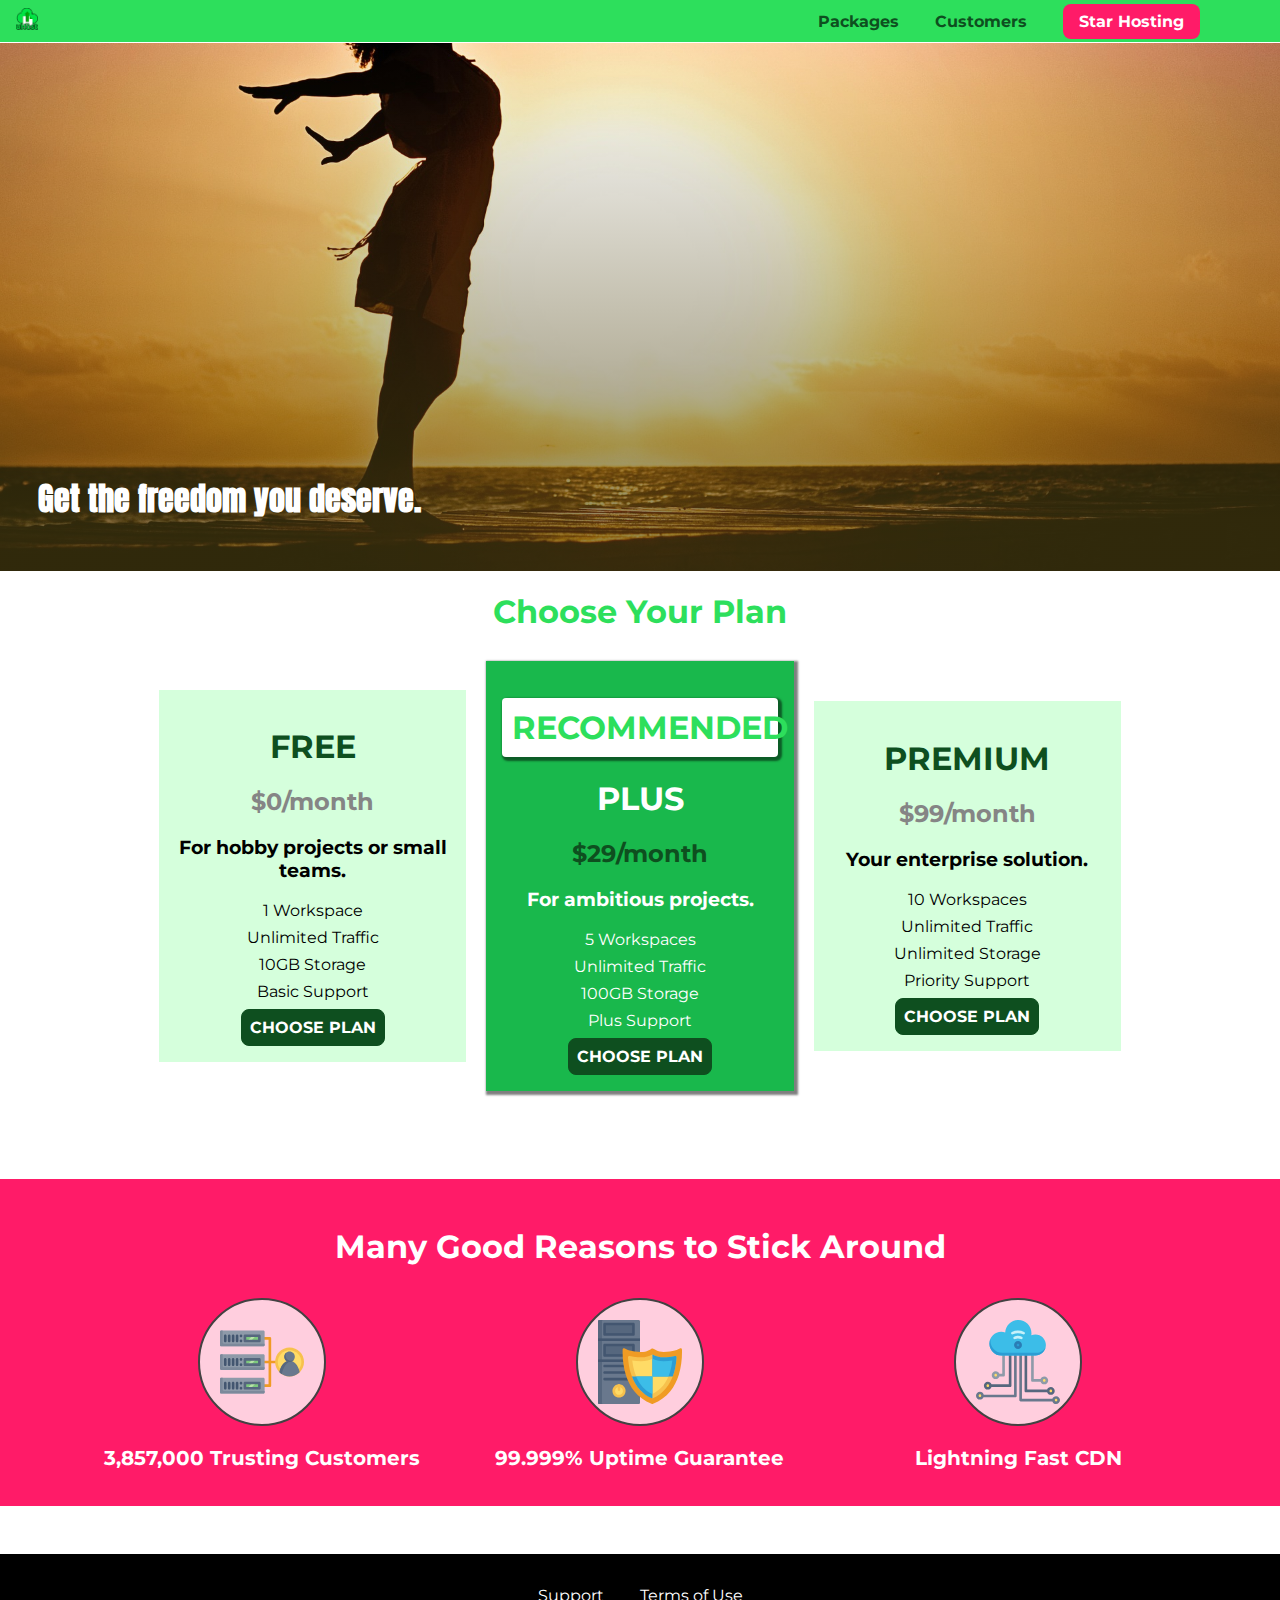
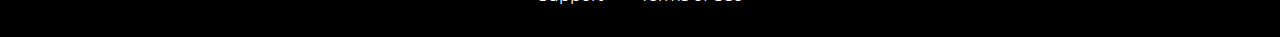
<file: basics/index.html>
<!DOCTYPE html>
<html lang="en">

<head>
    <meta charset="UTF-8">
    <meta http-equiv="X-UA-Compatible" content="ie=edge">
    <title>uHost</title>
    <link rel="shortcut icon" href="favicon.png">
    <link rel="preconnect" href="https://fonts.googleapis.com">
    <link rel="preconnect" href="https://fonts.gstatic.com" crossorigin>
    <link href="https://fonts.googleapis.com/css2?family=Anton&family=Montserrat:wght@400;700&display=swap" rel="stylesheet"> 
    <link rel="stylesheet" href="shared.css">
    <link rel="stylesheet" href="main.css">
</head>

<body>
    <header class="main-header">
        <div>
            <a href="index.html" class="main-header__brand">
                <img src="./images/uhost-icon.png" alt="uHost - Your favorite hosting company">
            </a>
        </div>
        <nav class="main-nav">
            <ul class="main-nav__items">
                <li class="main-nav__item">
                    <a href="packages/index.html">Packages</a>
                </li>
                <li class="main-nav__item">
                    <a href="customers/index.html">Customers</a>
                </li>
                <li class="main-nav__item main-nav__item--cta">
                    <a href="start-hosting/index.html">Star Hosting</a>
                </li>
            </ul>
        </nav>
    </header>

    <main>
        <section id="product-overview">
            <h1>Get the freedom you deserve.</h1>
        </section>
        <section id="plans">
            <h1 class="section-title">Choose Your Plan</h1>
            <div class="plan__list">
                <article class="plan">
                    <h1 class="plan__title">FREE</h1>
                    <h2 class="plan__price">$0/month</h2>
                    <h3>For hobby projects or small teams.</h3>
                    <ul class="plan__features">
                        <li class="plan__feature">1 Workspace</li>
                        <li class="plan__feature">Unlimited Traffic</li>
                        <li class="plan__feature">10GB Storage</li>
                        <li class="plan__feature">Basic Support</li>
                    </ul>
                    <div>
                        <button class="button">CHOOSE PLAN</button>
                    </div>
                </article>
                <article class="plan plan--highlighted">
                    <h1 class="plan__annotation">RECOMMENDED</h1>
                    <h1 class="plan__title">PLUS</h1>
                    <h2 class="plan__price">$29/month</h2>
                    <h3>For ambitious projects.</h3>
                    <ul class="plan__features">
                        <li class="plan__feature">5 Workspaces</li>
                        <li class="plan__feature">Unlimited Traffic</li>
                        <li class="plan__feature">100GB Storage</li>
                        <li class="plan__feature">Plus Support</li>
                    </ul>
                    <div>
                        <button class="button">CHOOSE PLAN</button>
                    </div>
                </article>
                <article class="plan">
                    <h1 class="plan__title">PREMIUM</h1>
                    <h2 class="plan__price">$99/month</h2>
                    <h3>Your enterprise solution.</h3>
                    <ul class="plan__features">
                        <li class="plan__feature">10 Workspaces</li>
                        <li class="plan__feature">Unlimited Traffic</li>
                        <li class="plan__feature">Unlimited Storage</li>
                        <li class="plan__feature">Priority Support</li>
                    </ul>
                    <div>
                        <button class="button">CHOOSE PLAN</button>
                    </div>
                </article>
            </div>
        </section>
        <section id="key-features">
            <h1 class="section-title">Many Good Reasons to Stick Around</h1>
            <ul class="key-features__list">
                <li class="key-feature">
                    <div class="key-feature__image">
                        <svg viewBox="0 0 512 512">
                            <path style="fill:#F09B24;" d="M344,248h-32V112c0-4.418-3.582-8-8-8h-40c-4.418,0-8,3.582-8,8s3.582,8,8,8h32v128h-32  c-4.418,0-8,3.582-8,8s3.582,8,8,8h32v128h-32c-4.418,0-8,3.582-8,8s3.582,8,8,8h40c4.418,0,8-3.582,8-8V264h32c4.418,0,8-3.582,8-8  S348.418,248,344,248z"
                            />
                            <path style="fill:#8E9AA9;" d="M264,64H8c-4.418,0-8,3.582-8,8v80c0,4.418,3.582,8,8,8h256c4.418,0,8-3.582,8-8V72  C272,67.582,268.418,64,264,64z"
                            />
                            <path style="fill:#7C899B;" d="M24,144c-4.418,0-8-3.582-8-8V64H8c-4.418,0-8,3.582-8,8v80c0,4.418,3.582,8,8,8h256  c4.418,0,8-3.582,8-8v-8H24z"
                            />
                            <rect x="152" y="96" style="fill:#B8E3A8;" width="88" height="32" />
                            <g>
                                <polygon style="fill:#7EC97D;" points="152,96 152,128 166,128 198,96  " />
                                <polygon style="fill:#7EC97D;" points="220,96 188,128 240,128 240,96  " />
                            </g>
                            <path style="fill:#56677E;" d="M240,136h-88c-4.418,0-8-3.582-8-8V96c0-4.418,3.582-8,8-8h88c4.418,0,8,3.582,8,8v32  C248,132.418,244.418,136,240,136z M160,120h72v-16h-72V120z"
                            />
                            <g>
                                <path style="fill:#435670;" d="M32,136c-4.418,0-8-3.582-8-8V96c0-4.418,3.582-8,8-8s8,3.582,8,8v32C40,132.418,36.418,136,32,136z   "
                                />
                                <path style="fill:#435670;" d="M56,136c-4.418,0-8-3.582-8-8V96c0-4.418,3.582-8,8-8s8,3.582,8,8v32C64,132.418,60.418,136,56,136z   "
                                />
                                <path style="fill:#435670;" d="M80,136c-4.418,0-8-3.582-8-8V96c0-4.418,3.582-8,8-8s8,3.582,8,8v32C88,132.418,84.418,136,80,136z   "
                                />
                                <path style="fill:#435670;" d="M104,136c-4.418,0-8-3.582-8-8V96c0-4.418,3.582-8,8-8s8,3.582,8,8v32   C112,132.418,108.418,136,104,136z"
                                />
                                <path style="fill:#435670;" d="M128,105c-4.418,0-8-3.582-8-8v-1c0-4.418,3.582-8,8-8s8,3.582,8,8v1   C136,101.418,132.418,105,128,105z"
                                />
                                <path style="fill:#435670;" d="M128,136c-4.418,0-8-3.582-8-8v-1c0-4.418,3.582-8,8-8s8,3.582,8,8v1   C136,132.418,132.418,136,128,136z"
                                />
                            </g>
                            <path style="fill:#8E9AA9;" d="M264,208H8c-4.418,0-8,3.582-8,8v80c0,4.418,3.582,8,8,8h256c4.418,0,8-3.582,8-8v-80  C272,211.582,268.418,208,264,208z"
                            />
                            <path style="fill:#7C899B;" d="M24,288c-4.418,0-8-3.582-8-8v-72H8c-4.418,0-8,3.582-8,8v80c0,4.418,3.582,8,8,8h256  c4.418,0,8-3.582,8-8v-8H24z"
                            />
                            <rect x="152" y="240" style="fill:#B8E3A8;" width="88" height="32" />
                            <g>
                                <polygon style="fill:#7EC97D;" points="152,240 152,272 166,272 198,240  " />
                                <polygon style="fill:#7EC97D;" points="220,240 188,272 240,272 240,240  " />
                            </g>
                            <path style="fill:#56677E;" d="M240,280h-88c-4.418,0-8-3.582-8-8v-32c0-4.418,3.582-8,8-8h88c4.418,0,8,3.582,8,8v32  C248,276.418,244.418,280,240,280z M160,264h72v-16h-72V264z"
                            />
                            <g>
                                <path style="fill:#435670;" d="M32,280c-4.418,0-8-3.582-8-8v-32c0-4.418,3.582-8,8-8s8,3.582,8,8v32C40,276.418,36.418,280,32,280   z"
                                />
                                <path style="fill:#435670;" d="M56,280c-4.418,0-8-3.582-8-8v-32c0-4.418,3.582-8,8-8s8,3.582,8,8v32C64,276.418,60.418,280,56,280   z"
                                />
                                <path style="fill:#435670;" d="M80,280c-4.418,0-8-3.582-8-8v-32c0-4.418,3.582-8,8-8s8,3.582,8,8v32C88,276.418,84.418,280,80,280   z"
                                />
                                <path style="fill:#435670;" d="M104,280c-4.418,0-8-3.582-8-8v-32c0-4.418,3.582-8,8-8s8,3.582,8,8v32   C112,276.418,108.418,280,104,280z"
                                />
                                <path style="fill:#435670;" d="M128,249c-4.418,0-8-3.582-8-8v-1c0-4.418,3.582-8,8-8s8,3.582,8,8v1   C136,245.418,132.418,249,128,249z"
                                />
                                <path style="fill:#435670;" d="M128,280c-4.418,0-8-3.582-8-8v-1c0-4.418,3.582-8,8-8s8,3.582,8,8v1   C136,276.418,132.418,280,128,280z"
                                />
                            </g>
                            <path style="fill:#8E9AA9;" d="M264,352H8c-4.418,0-8,3.582-8,8v80c0,4.418,3.582,8,8,8h256c4.418,0,8-3.582,8-8v-80  C272,355.582,268.418,352,264,352z"
                            />
                            <path style="fill:#7C899B;" d="M24,432c-4.418,0-8-3.582-8-8v-72H8c-4.418,0-8,3.582-8,8v80c0,4.418,3.582,8,8,8h256  c4.418,0,8-3.582,8-8v-8H24z"
                            />
                            <rect x="152" y="384" style="fill:#B8E3A8;" width="88" height="32" />
                            <g>
                                <polygon style="fill:#7EC97D;" points="152,384 152,416 166,416 198,384  " />
                                <polygon style="fill:#7EC97D;" points="220,384 188,416 240,416 240,384  " />
                            </g>
                            <path style="fill:#56677E;" d="M240,424h-88c-4.418,0-8-3.582-8-8v-32c0-4.418,3.582-8,8-8h88c4.418,0,8,3.582,8,8v32  C248,420.418,244.418,424,240,424z M160,408h72v-16h-72V408z"
                            />
                            <g>
                                <path style="fill:#435670;" d="M32,424c-4.418,0-8-3.582-8-8v-32c0-4.418,3.582-8,8-8s8,3.582,8,8v32C40,420.418,36.418,424,32,424   z"
                                />
                                <path style="fill:#435670;" d="M56,424c-4.418,0-8-3.582-8-8v-32c0-4.418,3.582-8,8-8s8,3.582,8,8v32C64,420.418,60.418,424,56,424   z"
                                />
                                <path style="fill:#435670;" d="M80,424c-4.418,0-8-3.582-8-8v-32c0-4.418,3.582-8,8-8s8,3.582,8,8v32C88,420.418,84.418,424,80,424   z"
                                />
                                <path style="fill:#435670;" d="M104,424c-4.418,0-8-3.582-8-8v-32c0-4.418,3.582-8,8-8s8,3.582,8,8v32   C112,420.418,108.418,424,104,424z"
                                />
                                <path style="fill:#435670;" d="M128,393c-4.418,0-8-3.582-8-8v-1c0-4.418,3.582-8,8-8s8,3.582,8,8v1   C136,389.418,132.418,393,128,393z"
                                />
                                <path style="fill:#435670;" d="M128,424c-4.418,0-8-3.582-8-8v-1c0-4.418,3.582-8,8-8s8,3.582,8,8v1   C136,420.418,132.418,424,128,424z"
                                />
                            </g>
                            <path style="fill:#F7C14D;" d="M424,168c-48.523,0-88,39.477-88,88s39.477,88,88,88s88-39.477,88-88S472.523,168,424,168z" />
                            <path style="fill:#FFDB66;" d="M424,184c-39.701,0-72,32.299-72,72s32.299,72,72,72s72-32.299,72-72S463.701,184,424,184z" />
                            <path style="fill:#69788D;" d="M484.893,314.16C476.393,274.588,451.922,248,424,248s-52.393,26.588-60.893,66.16  c-0.605,2.82,0.354,5.749,2.511,7.664C381.731,336.124,402.465,344,424,344s42.269-7.876,58.381-22.176  C484.539,319.909,485.498,316.98,484.893,314.16z"
                            />
                            <path style="fill:#56677E;" d="M434.053,249.171C430.768,248.403,427.411,248,424,248c-27.922,0-52.393,26.588-60.893,66.16  c-0.605,2.82,0.354,5.749,2.511,7.664c3.383,3.002,6.979,5.703,10.734,8.125C384.904,286.243,407.373,255.378,434.053,249.171z"
                            />
                            <path style="fill:#69788D;" d="M424,192c-17.645,0-32,14.355-32,32s14.355,32,32,32s32-14.355,32-32S441.645,192,424,192z" />
                            <path style="fill:#56677E;" d="M432,248c-17.645,0-32-14.355-32-32c0-6.783,2.128-13.076,5.742-18.258  C397.444,203.53,392,213.138,392,224c0,17.645,14.355,32,32,32c10.862,0,20.471-5.444,26.258-13.742  C445.076,245.872,438.783,248,432,248z"
                            />

                        </svg>
                    </div>
                    <p class="key-feature__description">3,857,000 Trusting Customers</p>
                </li>
                <li class="key-feature">
                    <div class="key-feature__image">
                        <svg viewBox="0 0 512 512">
                            <path style="fill:#69788D;" d="M248,0H8C3.582,0,0,3.582,0,8v496c0,4.418,3.582,8,8,8h240c4.418,0,8-3.582,8-8V8  C256,3.582,252.418,0,248,0z"
                            />
                            <path style="fill:#56677E;" d="M24,504V8c0-4.418,3.582-8,8-8H8C3.582,0,0,3.582,0,8v496c0,4.418,3.582,8,8,8h24  C27.582,512,24,508.418,24,504z"
                            />
                            <g>
                                <rect x="0" y="112" style="fill:#435670;" width="256" height="16" />
                                <rect x="0" y="240" style="fill:#435670;" width="256" height="16" />
                            </g>
                            <path style="fill:#F7C14D;" d="M128,392c-22.056,0-40,17.944-40,40s17.944,40,40,40s40-17.944,40-40S150.056,392,128,392z" />
                            <path style="fill:#FFDB66;" d="M128,408c-13.233,0-24,10.767-24,24s10.767,24,24,24s24-10.767,24-24S141.233,408,128,408z" />
                            <path style="fill:#F7C14D;" d="M128,392c-2.739,0-5.414,0.278-8,0.805V424c0,4.418,3.582,8,8,8c4.418,0,8-3.582,8-8v-31.195  C133.414,392.278,130.739,392,128,392z"
                            />
                            <g>
                                <path style="fill:#435670;" d="M216,288H40c-4.418,0-8-3.582-8-8s3.582-8,8-8h176c4.418,0,8,3.582,8,8S220.418,288,216,288z"
                                />
                                <path style="fill:#435670;" d="M216,328H40c-4.418,0-8-3.582-8-8s3.582-8,8-8h176c4.418,0,8,3.582,8,8S220.418,328,216,328z"
                                />
                                <path style="fill:#435670;" d="M216,368H40c-4.418,0-8-3.582-8-8s3.582-8,8-8h176c4.418,0,8,3.582,8,8S220.418,368,216,368z"
                                />
                                <path style="fill:#435670;" d="M216,16H40c-4.418,0-8,3.582-8,8v64c0,4.418,3.582,8,8,8h176c4.418,0,8-3.582,8-8V24   C224,19.582,220.418,16,216,16z"
                                />
                            </g>
                            <rect x="48" y="32" style="fill:#56677E;" width="160" height="48" />
                            <path style="fill:#435670;" d="M216,144H40c-4.418,0-8,3.582-8,8v64c0,4.418,3.582,8,8,8h176c4.418,0,8-3.582,8-8v-64  C224,147.582,220.418,144,216,144z"
                            />
                            <rect x="48" y="160" style="fill:#56677E;" width="160" height="48" />
                            <path style="fill:#F09B24;" d="M511.747,180.237c-0.194-6.537-8.107-10.107-13.135-5.894c-5.6,4.693-42.904,21.282-98.514,21.282  c-33.45,0-64.625-20.999-64.929-21.206c-2.9-1.991-6.764-1.85-9.512,0.346c-2.677,2.135-27.201,20.86-63.793,20.86  c-55.607,0-92.914-16.589-98.515-21.282c-5.028-4.211-12.941-0.645-13.135,5.894c-1.634,54.834,4.655,105.941,18.693,151.903  c12.096,39.604,29.759,74.047,52.497,102.373c27.538,34.304,62.743,59.882,104.66,76.045c3.069,1.918,6.757,1.921,9.83,0  c41.917-16.163,77.122-41.741,104.66-76.045c22.738-28.326,40.401-62.77,52.497-102.373  C507.092,286.179,513.381,235.071,511.747,180.237z"
                            />
                            <path style="fill:#F7C14D;" d="M476.21,221.226c-1.953-1.631-4.568-2.235-7.036-1.628c-21.686,5.327-44.926,8.028-69.075,8.028  c-25.926,0-49.633-8.975-64.955-16.504c-2.307-1.134-5.016-1.091-7.284,0.116c-14.059,7.477-36.919,16.388-65.994,16.388  c-24.153,0-47.394-2.701-69.075-8.028c-5.155-1.268-10.221,2.966-9.894,8.261c2.077,33.693,7.668,65.635,16.616,94.935  c22.774,74.565,66.139,126.334,128.888,153.868c2.032,0.891,4.397,0.891,6.43,0c61.777-27.107,104.716-78.876,127.62-153.868  c8.948-29.3,14.539-61.241,16.616-94.935C479.224,225.319,478.163,222.856,476.21,221.226z"
                            />
                            <path style="fill:#FFDB66;" d="M331.609,451.727c-52.604-25.289-89.304-70.987-109.144-135.944  c-6.532-21.39-11.162-44.336-13.82-68.447c17.133,2.852,34.952,4.291,53.22,4.291c29.394,0,53.376-7.793,69.978-15.561  c17.44,7.736,41.656,15.561,68.256,15.561c18.267,0,36.085-1.439,53.219-4.291c-2.659,24.112-7.288,47.06-13.82,68.448  C419.545,381.108,383.27,426.805,331.609,451.727z"
                            />
                            <g>
                                <path style="fill:#2C9DD4;" d="M479.066,227.858c0.157-2.539-0.903-5.002-2.856-6.633s-4.568-2.235-7.036-1.628   c-21.686,5.327-44.926,8.028-69.075,8.028c-25.926,0-49.633-8.975-64.955-16.504c-1.057-0.52-2.2-0.78-3.345-0.806l-0.072,133.351   h123.601c2.556-6.746,4.933-13.702,7.123-20.874C471.398,293.493,476.989,261.552,479.066,227.858z"
                                />
                                <path style="fill:#2C9DD4;" d="M206.658,343.667c24.153,63.42,65.028,108.108,121.743,132.995c1.031,0.452,2.147,0.673,3.263,0.666   l0.063-133.661H206.658z"
                                />
                            </g>
                            <g>
                                <path style="fill:#3CBDE8;" d="M439.497,315.783c6.532-21.389,11.161-44.336,13.82-68.448c-17.134,2.852-34.952,4.291-53.219,4.291   c-26.6,0-50.815-7.824-68.256-15.561l-0.116,107.601h97.758C433.179,334.807,436.524,325.518,439.497,315.783z"
                                />
                                <path style="fill:#3CBDE8;" d="M232.523,343.667c21.144,50.298,54.363,86.56,99.087,108.06l0.117-108.06H232.523z" />
                            </g>
                        </svg>
                    </div>
                    <p class="key-feature__description">99.999% Uptime Guarantee</p>
                </li>
                <li class="key-feature">
                    <div class="key-feature__image">
                        <svg viewBox="0 0 512 512">
                            <path style="fill:#8E9AA9;" d="M168,200c-4.418,0-8,3.582-8,8v120h-17.376c-3.302-9.311-12.194-16-22.624-16  c-13.234,0-24,10.767-24,24s10.766,24,24,24c10.429,0,19.321-6.689,22.624-16H168c4.418,0,8-3.582,8-8V208  C176,203.582,172.418,200,168,200z"
                            />
                            <path style="fill:#FFDB66;" d="M120,328c-4.411,0-8,3.589-8,8s3.589,8,8,8s8-3.589,8-8S124.411,328,120,328z" />
                            <path style="fill:#56677E;" d="M208,200c-4.418,0-8,3.582-8,8v184H94.624C91.322,382.689,82.43,376,72,376  c-13.234,0-24,10.767-24,24s10.766,24,24,24c10.429,0,19.321-6.689,22.624-16H208c4.418,0,8-3.582,8-8V208  C216,203.582,212.418,200,208,200z"
                            />
                            <path style="fill:#FFDB66;" d="M72,392c-4.411,0-8,3.589-8,8s3.589,8,8,8s8-3.589,8-8S76.411,392,72,392z" />
                            <path style="fill:#69788D;" d="M240,208c-4.418,0-8,3.582-8,8v239H47.24c-2.671-10.34-12.078-18-23.24-18c-13.234,0-24,10.767-24,24  s10.766,24,24,24c9.666,0,18.009-5.747,21.809-14H240c4.418,0,8-3.582,8-8V216C248,211.582,244.418,208,240,208z"
                            />
                            <path style="fill:#FFDB66;" d="M24,453c-4.411,0-8,3.589-8,8s3.589,8,8,8s8-3.589,8-8S28.411,453,24,453z" />
                            <path style="fill:#69788D;" d="M488,464c-10.429,0-19.321,6.689-22.624,16H280V208c0-4.418-3.582-8-8-8s-8,3.582-8,8v280  c0,4.418,3.582,8,8,8h193.376c3.302,9.311,12.194,16,22.624,16c13.234,0,24-10.767,24-24S501.234,464,488,464z"
                            />
                            <path style="fill:#FFDB66;" d="M488,480c-4.411,0-8,3.589-8,8s3.589,8,8,8s8-3.589,8-8S492.411,480,488,480z" />
                            <path style="fill:#56677E;" d="M456,408c-10.429,0-19.321,6.689-22.624,16H312V208c0-4.418-3.582-8-8-8s-8,3.582-8,8v224  c0,4.418,3.582,8,8,8h129.376c3.302,9.311,12.194,16,22.624,16c13.234,0,24-10.767,24-24S469.234,408,456,408z"
                            />
                            <path style="fill:#FFDB66;" d="M456,424c-4.411,0-8,3.589-8,8s3.589,8,8,8s8-3.589,8-8S460.411,424,456,424z" />
                            <path style="fill:#8E9AA9;" d="M416,344c-10.429,0-19.321,6.689-22.624,16H352V208c0-4.418-3.582-8-8-8s-8,3.582-8,8v160  c0,4.418,3.582,8,8,8h49.376c3.302,9.311,12.194,16,22.624,16c13.234,0,24-10.767,24-24S429.234,344,416,344z"
                            />
                            <path style="fill:#FFDB66;" d="M416,360c-4.411,0-8,3.589-8,8s3.589,8,8,8s8-3.589,8-8S420.411,360,416,360z" />
                            <path style="fill:#3CBDE8;" d="M362,88c-8.741,0-17.231,1.751-25.06,5.085C337.646,88.797,338,84.43,338,80  c0-44.112-35.888-80-80-80c-42.823,0-77.895,33.816-79.909,76.149C170.393,73.415,162.244,72,154,72c-39.701,0-72,32.299-72,72  s32.299,72,72,72h208c35.29,0,64-28.71,64-64S397.29,88,362,88z"
                            />
                            <path style="fill:#2C9DD4;" d="M368,200H160c-39.701,0-72-32.299-72-72c0-5.863,0.721-11.559,2.05-17.019  C84.918,120.88,82,132.102,82,144c0,39.701,32.299,72,72,72h208c30.389,0,55.88-21.296,62.379-49.743  C413.565,186.327,392.352,200,368,200z"
                            />
                            <path style="fill:#2A7DB5;" d="M256,128c-13.234,0-24,10.767-24,24s10.766,24,24,24c13.233,0,24-10.767,24-24S269.233,128,256,128z"
                            />
                            <path style="fill:#2C9DD4;" d="M256,144c-4.411,0-8,3.589-8,8s3.589,8,8,8c4.411,0,8-3.589,8-8S260.411,144,256,144z" />
                            <g>
                                <path style="fill:#C5F1FA;" d="M221.755,87.695c-2.994,0-5.864-1.688-7.233-4.572c-1.894-3.991-0.194-8.763,3.798-10.657   C230.157,66.849,242.834,64,256,64c13.166,0,25.844,2.849,37.68,8.466c3.992,1.895,5.692,6.666,3.798,10.657   s-6.666,5.692-10.657,3.798C277.144,82.328,266.774,80,256,80c-10.774,0-21.144,2.328-30.821,6.921   C224.072,87.446,222.904,87.695,221.755,87.695z"
                                />
                                <path style="fill:#C5F1FA;" d="M276.545,116.618c-1.148,0-2.316-0.249-3.424-0.774C267.745,113.293,261.985,112,256,112   c-5.985,0-11.745,1.293-17.121,3.844c-3.991,1.895-8.763,0.192-10.657-3.798c-1.894-3.992-0.193-8.764,3.798-10.657   C239.557,97.813,247.625,96,256,96c8.376,0,16.444,1.813,23.98,5.389c3.991,1.894,5.692,6.665,3.798,10.657   C282.41,114.93,279.539,116.618,276.545,116.618z"
                                />
                            </g>
                        </svg>
                    </div>
                    <p class="key-feature__description">Lightning Fast CDN</p>
                </li>
            </ul>
        </section>
    </main>
    <footer class="main-footer">
        <nav>
            <ul class="main-footer__links">
                <li class="main-footer__link">
                    <a href="#">Support</a>
                </li>
                <li class="main-footer__link">
                    <a href="#">Terms of Use</a>
                </li>
            </ul>
        </nav>
    </footer>
</body>

</html>
</file>
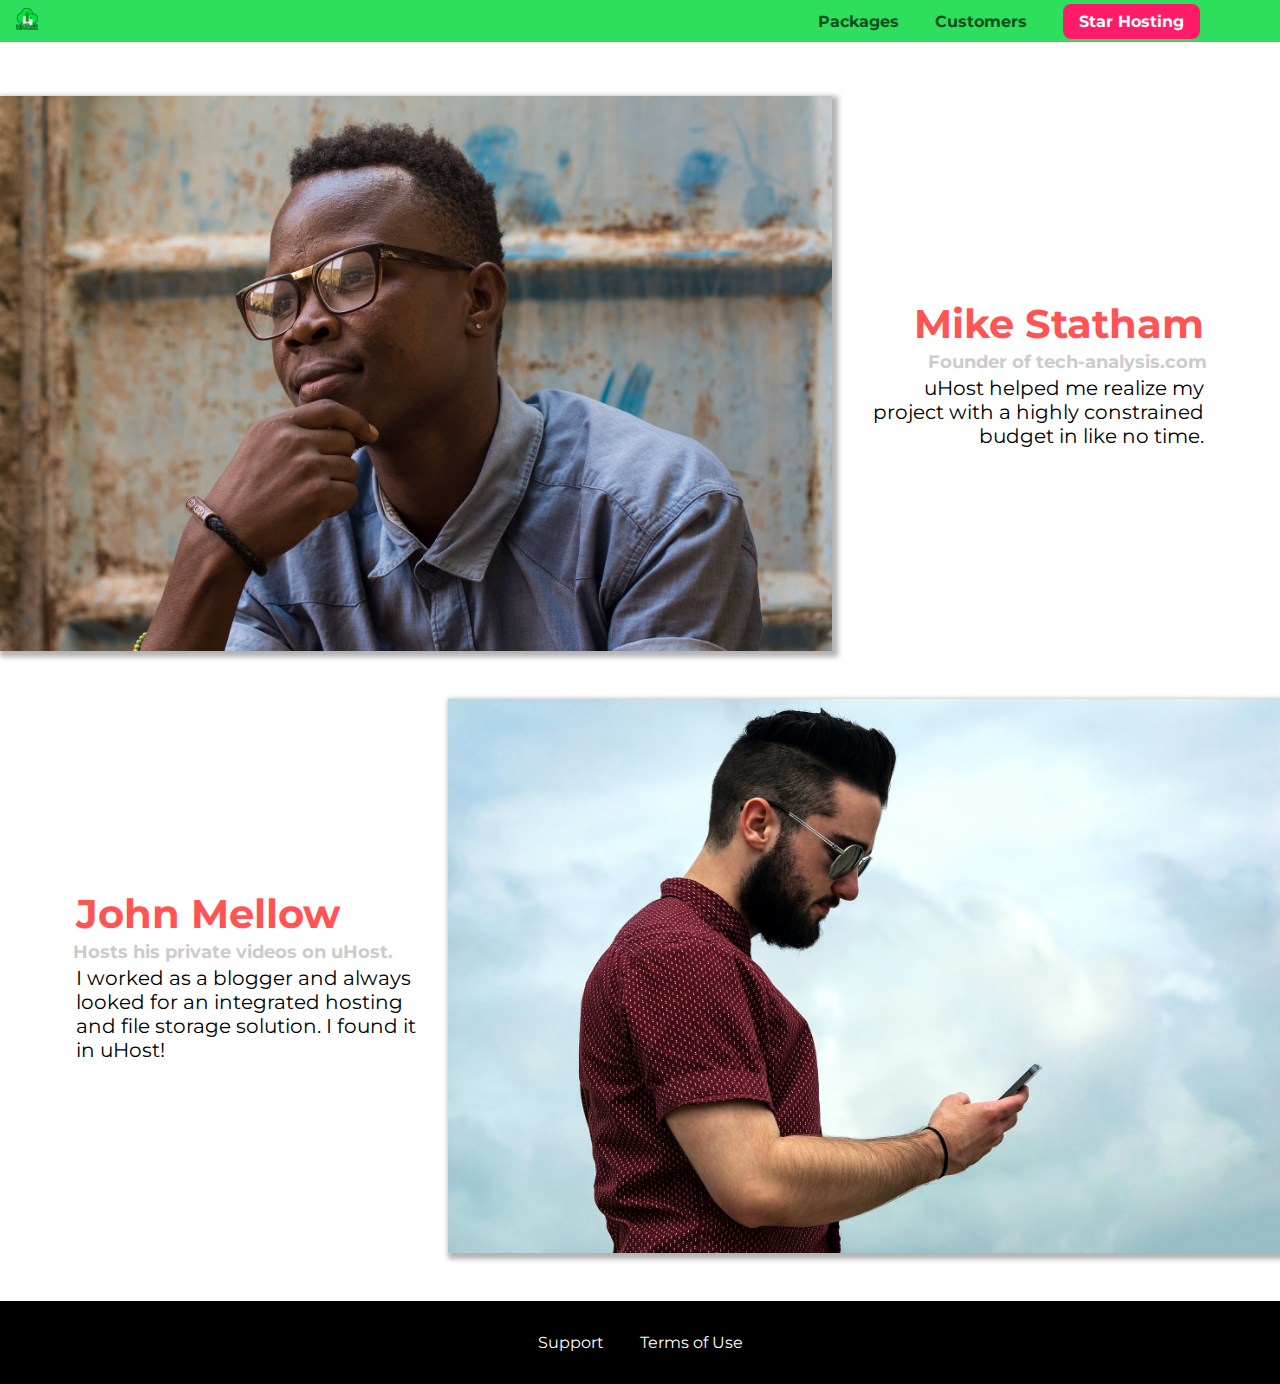
<file: basics/customers/index.html>
<!DOCTYPE html>
<html lang="en">

<head>
    <meta charset="UTF-8">
    <meta name="viewport" content="width=device-width, initial-scale=1.0">
    <meta http-equiv="X-UA-Compatible" content="ie=edge">
    <title>uHost Customers</title>
    <link rel="shortcut icon" href="../favicon.png">
    <link href="https://fonts.googleapis.com/css?family=Anton|Montserrat:400,700" rel="stylesheet">
    <link rel="stylesheet" href="../shared.css">
    <link rel="stylesheet" href="customers.css">
</head>

<body>
    <header class="main-header">
        <div>
            <a href="index.html" class="main-header__brand">
                <img src="../images/uhost-icon.png" alt="uHost - Your favorite hosting company">
            </a>
        </div>
        <nav class="main-nav">
            <ul class="main-nav__items">
                <li class="main-nav__item">
                    <a href="../packages/index.html">Packages</a>
                </li>
                <li class="main-nav__item">
                    <a href="./index.html">Customers</a>
                </li>
                <li class="main-nav__item main-nav__item--cta">
                    <a href="../start-hosting/index.html">Star Hosting</a>
                </li>
            </ul>
        </nav>
    </header>

    <main>
        <div>
            <div class="testimonial" id="customer-1">
                <div class="testimonial__image-container">
                    <img src="../images/customer-1.jpg" alt="Mike Statham - Customer" class="testimonial__image">
                </div>
                <div class="testimonial__info">
                    <h1 class="testimonial__name">Mike Statham</h1>
                    <h2 class="testimonial__subtitle">Founder of
                        <a href="tech-analysis.com">tech-analysis.com</a>
                    </h2>
                    <p class="testimonial__text">uHost helped me realize my project with a highly constrained budget in like no time.</p>
                </div>
            </div>
            <div class="testimonial" id="customer-2">

                <div class="testimonial__info">
                    <h1 class="testimonial__name">John Mellow</h1>
                    <h2 class="testimonial__subtitle">Hosts his private videos on uHost.
                    </h2>
                    <p class="testimonial__text">I worked as a blogger and always looked for an integrated hosting and file storage solution. I found
                        it in uHost!
                    </p>
                </div>
                <div class="testimonial__image-container">
                    <img src="../images/customer-2.jpg" alt="John Mellow - Customer" class="testimonial__image">
                </div>
            </div>
        </div>
    </main>
    <footer class="main-footer">
        <nav>
            <ul class="main-footer__links">
                <li class="main-footer__link">
                    <a href="#">Support</a>
                </li>
                <li class="main-footer__link">
                    <a href="#">Terms of Use</a>
                </li>
            </ul>
        </nav>
    </footer>
</body>

</html>
</file>
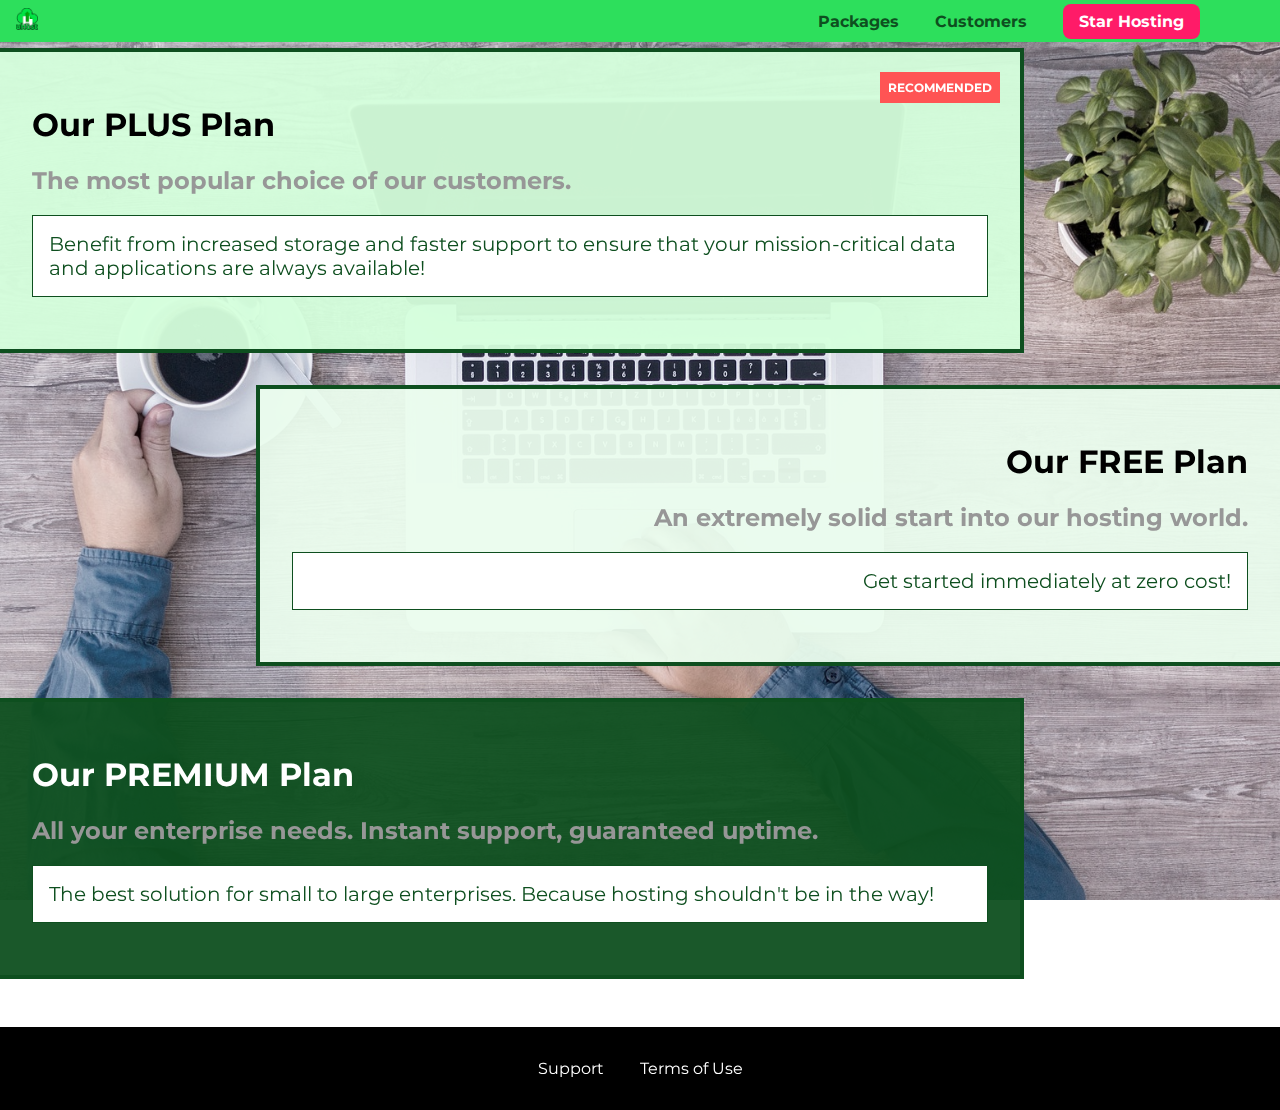
<file: basics/packages/index.html>
<!DOCTYPE html>
<html lang="en">

<head>
    <meta charset="UTF-8">
    <meta http-equiv="X-UA-Compatible" content="ie=edge">
    <title>uHost</title>
    <link rel="shortcut icon" href="favicon.png">
    <link rel="preconnect" href="https://fonts.googleapis.com">
    <link rel="preconnect" href="https://fonts.gstatic.com" crossorigin>
    <link href="https://fonts.googleapis.com/css2?family=Anton&family=Montserrat:wght@400;700&display=swap" rel="stylesheet"> 
    <link rel="stylesheet" href="../shared.css">
    <link rel="stylesheet" href="packages.css">
</head>

<body>
    <div class="backgroud"></div>
    <header class="main-header">
        <div>
            <a href="../index.html" class="main-header__brand">
                <img src="../images/uhost-icon.png" alt="uHost - Your favorite hosting company">
            </a>
        </div>
        <nav class="main-nav">
            <ul class="main-nav__items">
                <li class="main-nav__item">
                    <a href="index.html">Packages</a>
                </li>
                <li class="main-nav__item">
                    <a href="../customers/index.html">Customers</a>
                </li>
                <li class="main-nav__item main-nav__item--cta">
                    <a href="../start-hosting/index.html">Star Hosting</a>
                </li>
            </ul>
        </nav>
    </header>

    <main>
        <section class="package" id="plus">
            <a href="#">
                <h1 class="package__title">Our PLUS Plan</h1>
                <h2 class="package__subtitle">The most popular choice of our customers.</h2>
                <p class="package___description">Benefit from increased storage and faster support to ensure that your mission-critical data and applications
                    are always available!</p>
                <h2 class="package__badge">RECOMMENDED</h2>
            </a>
        </section>
        <section class="package" id="free">
            <a href="#">
                <h1 class="package__title">Our FREE Plan</h1>
                <h2 class="package__subtitle">An extremely solid start into our hosting world.</h2>
                <p class="package___description">Get started immediately at zero cost!</p>
            </a>
        </section>
        <div class="clearfix"></div>
        <section class="package" id="premium">
            <a href="#">
                <h1 class="package__title">Our PREMIUM Plan</h1>
                <h2 class="package__subtitle">All your enterprise needs. Instant support, guaranteed uptime. </h2>
                <p class="package___description">The best solution for small to large enterprises. Because hosting shouldn't be in the way!</p>
            </a>
        </section>
    </main>
    <footer class="main-footer">
        <nav>
            <ul class="main-footer__links">
                <li class="main-footer__link">
                    <a href="#">Support</a>
                </li>
                <li class="main-footer__link">
                    <a href="#">Terms of Use</a>
                </li>
            </ul>
        </nav>
    </footer>
</body>

</html>
</file>
<file: basics/shared.css>
* {
    box-sizing: border-box;
}

body {
    font-family: 'Montserrat', sans-serif;
    margin: 0;
}

.main-header {
    width: 100%;
    position: fixed;
    top: 0;
    left: 0;
    background: #2ddf5c;
    padding: 8px 16px;     
    z-index: 1;
}

.main-header > div {
    display: inline-block;
    vertical-align: middle;
}

.main-header__brand {
    color: #0e4f1f;
    text-decoration: none;
    font-weight: bold;
    font-size: 22px;
    height: 22px;
    display: inline-block;
}

.main-header__brand img {
    height: 100%;
}

.main-nav {
    display: inline-block;
    text-align: right;
    width: calc(100% - 74px);
    vertical-align: middle;
}

.main-nav__items {
    margin: 0;
    padding: 0;
    list-style: none;
}

.main-nav__item {
    display: inline-block;
    margin: 0 16px;
}

.main-nav__item > a {
    color: #0e4f1f;
    text-decoration: none;
    font-weight: bold;
    padding: 3px 0;
}

.main-nav__item > a:hover,
.main-nav__item > a:active {
    color: white;
    border-bottom: 5px solid white;
}

.main-nav__item--cta > a {
    color: white;
    background-color: #ff1b68;
    padding: 8px 16px;
    border-radius: 8px;
}

.main-nav__item--cta > a:hover,
.main-nav__item--cta > a:active {
    color:#ff1b68;
    background: white;
    border: none;
}

.main-footer {
    background-color: black;
    padding: 32px;
    margin-top: 48px;
}

.main-footer__links {
    list-style: none;
    margin: 0;
    padding: 0;
    text-align: center;
}

.main-footer__link {
    display: inline-block;
    margin: 0 16px;
}

.main-footer__link a {
    color: white;
    text-decoration: none;
}

.main-footer__link a:hover,
.main-footer__link a:active {
     color: #ccc;
}

.button {
    background-color: #0e4f1f;
    color: white;
    font: inherit;
    border: 1.5px solid #0e4f1f;
    padding: 8px;
    border-radius: 8px;
    font-weight: bold;
    cursor: pointer;
}

.button:hover,
.button:active {
    background-color: white;
    color: #0e4f1f 
}

.button:focus {
    outline: none;
}
</file>
<file: basics/main.css>
#product-overview {
    background: linear-gradient(to top, rgba(80, 68, 18, 0.6) 10%, transparent), url("./images/freedom.jpg") left 10%  bottom 30%/cover no-repeat border-box, #ff1b68;
    /* background-image: radial-gradient(circle 20px at 20px 50px, red 10%, blue, green); */
    width: 100%;
    height: 528px;
    padding: 10px;
    margin-top: 43px;
    position: relative;
}

#product-overview h1 {
    color: white;
    font-family: 'Anton', sans-serif;
    position: absolute;
    bottom: 5%;
    left: 3%;  
}

.section-title {
    color: #2ddf5c;
    font-family: inherit;
    text-align: center;
}

.plan__list {
    width: 80%;
    margin: auto;
    text-align: center;
}

.plan {
    background: #d5ffdc;
    text-align: center;
    padding: 16px;
    margin: 8px;
    display: inline-block;
    width: 30%;
    vertical-align: middle;
}

.plan--highlighted {
    background: #19b84c;
    color: white;
    box-shadow: 2px 2px 2px 2px rgba(0, 0, 0, .5);
}

.plan__annotation {
    background: white;
    color: #2ddf5c;
    padding: 10px;
    box-shadow: 2px 2px 2px 2px rgba(0, 0, 0, .5);
    border-radius: 4px;
}

.plan__title {
    color: #0e4f1f;
}

.plan__price {
    color: #858585;
}

.plan--highlighted .plan__title {
    color: white;
}

.plan--highlighted .plan__price {
    color: #0e4f1f;
}

.plan__features {
    list-style: none;
    margin: 0;
    padding: 0;
}

.plan__feature {
    margin: 8px 0;
}

#key-features {
    background-color:#ff1b68;
    margin-top: 80px;
    padding: 16px;
}

#key-features .section-title {
    color: white;
    margin: 32px;
}

.key-features__list {
    list-style: none;
    margin: 0;
    padding: 0;
    text-align: center;   
}

.key-feature {
    display: inline-block;
    width: 30%;
    vertical-align: top;
}

.key-feature__image {
    background-color: #ffcede;
    width: 128px;
    height: 128px;
    border: 2px solid #424242;
    border-radius: 50%;
    /* trick to center: fill the withe space with margin */
    margin: 0 auto;
    padding: 20px;
}

.key-feature__description {
    text-align: center;
    color: white;
    font-weight: bold;
    font-size: 20px;
}
</file>
<file: basics/customers/customers.css>
.testimonial {
    font-size: 20px;
    margin: 48px 0;
}

.testimonial__list {
    width: 80%;
    margin: auto;
}

.testimonial:first-of-type {
    margin-top: 96px;
}

.testimonial__image-container {
    width: 65%;
    display: inline-block;
    vertical-align: middle;
    box-shadow: 3px 3px 5px 3px rgba(0,0,0,0.3);
}

.testimonial__image {
    width: 100%;
    vertical-align: top;
}

.testimonial__info {
    text-align: right;
    padding: 14px;
    display: inline-block;
    vertical-align: middle;
    width: 30%;
}

#customer-2.testimonial {
    text-align: right;
}

#customer-2 .testimonial__info {
    text-align: left;
}

.testimonial__name {
    margin: 3px;
    color: #ff5454;
}

.testimonial__subtitle {
    margin: 0;
    font-size: 18px;
    color: #ccc;
}

.testimonial__subtitle a {
    color: inherit;
    text-decoration: none;
}

.testimonial__subtitle a:hover,
.testimonial__subtitle a:active {
    color: #7a7a7a;
}

.testimonial__text {
    margin: 3px;
}
</file>
<file: basics/packages/packages.css>
main {
    padding-top: 32px;
}

.backgroud {
    background: url("../images/plans-background.jpg") center/cover;
    filter: grayscale(50%);
    position: fixed;
    width: 100%;
    height: 100%;
    z-index: -1;
}

.package {
    position: relative;
    border: 4px #0e4f1f solid;
    margin: 16px 0;
    border-left: none;
    width: 80%;
}

.package:hover,
.package:active {
    box-shadow: 2px 2px 4px rba(0,0,0,0.5);
    border-color: #ff5454;
}

.package a {
    text-decoration: none;
    color: inherit;
    display: block;
    padding: 32px;
}

.package__title {
    font-weight: bold;
}

.package__subtitle {
    font-weight: bold;
    color: #979797;
}

.package__badge {
    position: absolute;
    top: 0;
    right: 0;
    margin: 20px;
    font-size: 12px;
    color: white;
    background-color: #ff5454;
    padding: 8px;
}

.package___description {
    border: 1px solid #0e4f1f;
    background-color: white;
    font-size: 20px;
    color: #0e4f1f;
    padding: 16px;
}

.clearfix {
    clear: both;
}

#plus {
    background-color: rgb(213, 255, 220, 0.95);
}

#free {
    background-color: rgb(234, 252, 237, 0.95);
    float: right;
    border-right: none;
    border-left: 4px #0e4f1f solid;
    text-align: right;
}

#free:hover,
#free:active {
    box-shadow: 2px 2px 4px rba(0,0,0,0.5);
    border-color: #ff5454;
}

#premium {
    background-color: rgb(14, 79, 31, 0.95);
}

#premium .package__title {
    color: white;
}

#premium .package___subtitle {
    color: #bbb;
}
</file>
